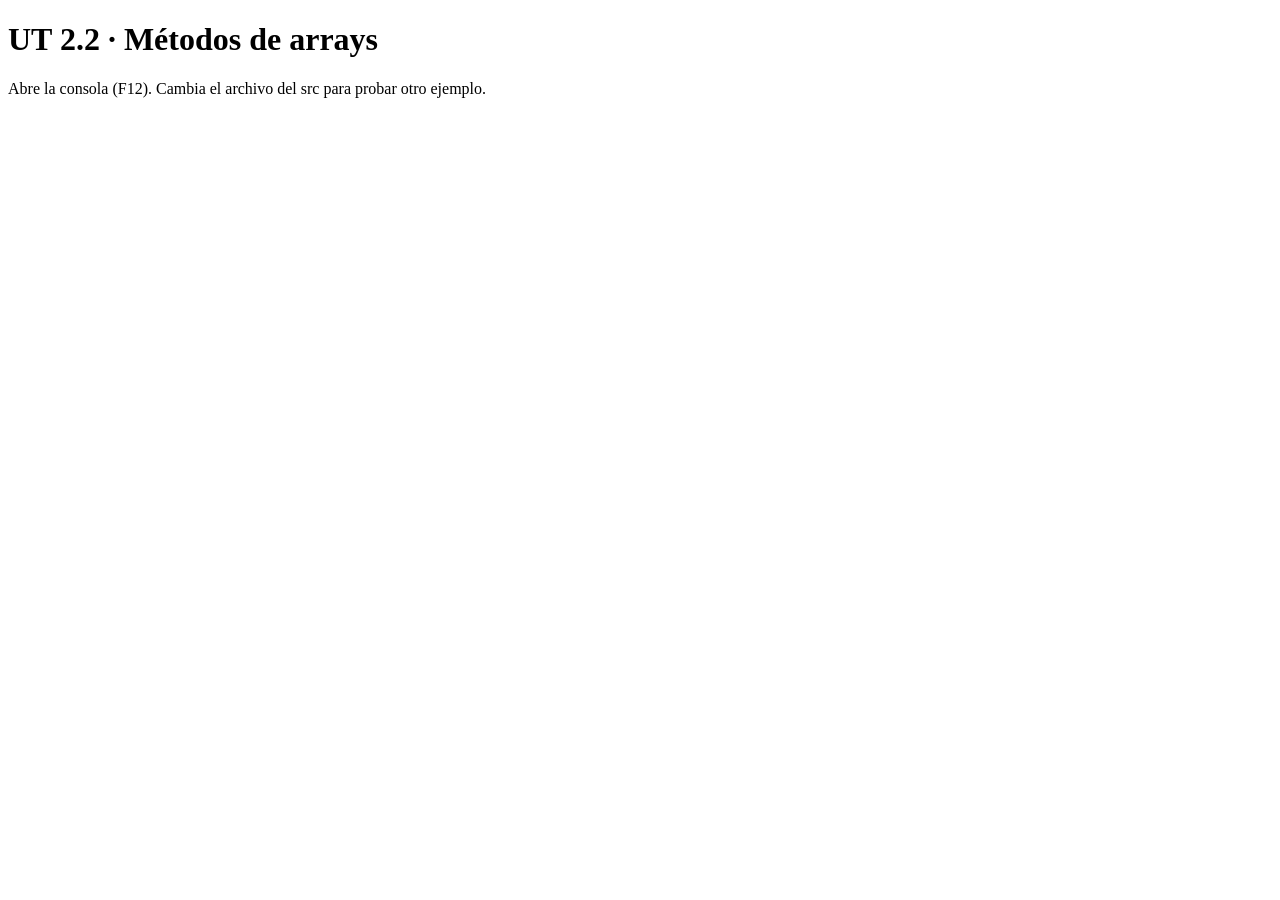
<file: Unidad2/EJEM_02.2/index.html>
<!DOCTYPE html>
<html lang="es">
<head>
  <meta charset="UTF-8">
  <title>UT 2.2 · Métodos de arrays</title>
</head>
<body>
  <h1>UT 2.2 · Métodos de arrays</h1>
  <p>Abre la consola (F12). Cambia el archivo del src para probar otro ejemplo.</p>
  <script type="module" src="01-agregar-quitar.js"></script>
</body>
</html>
</file>
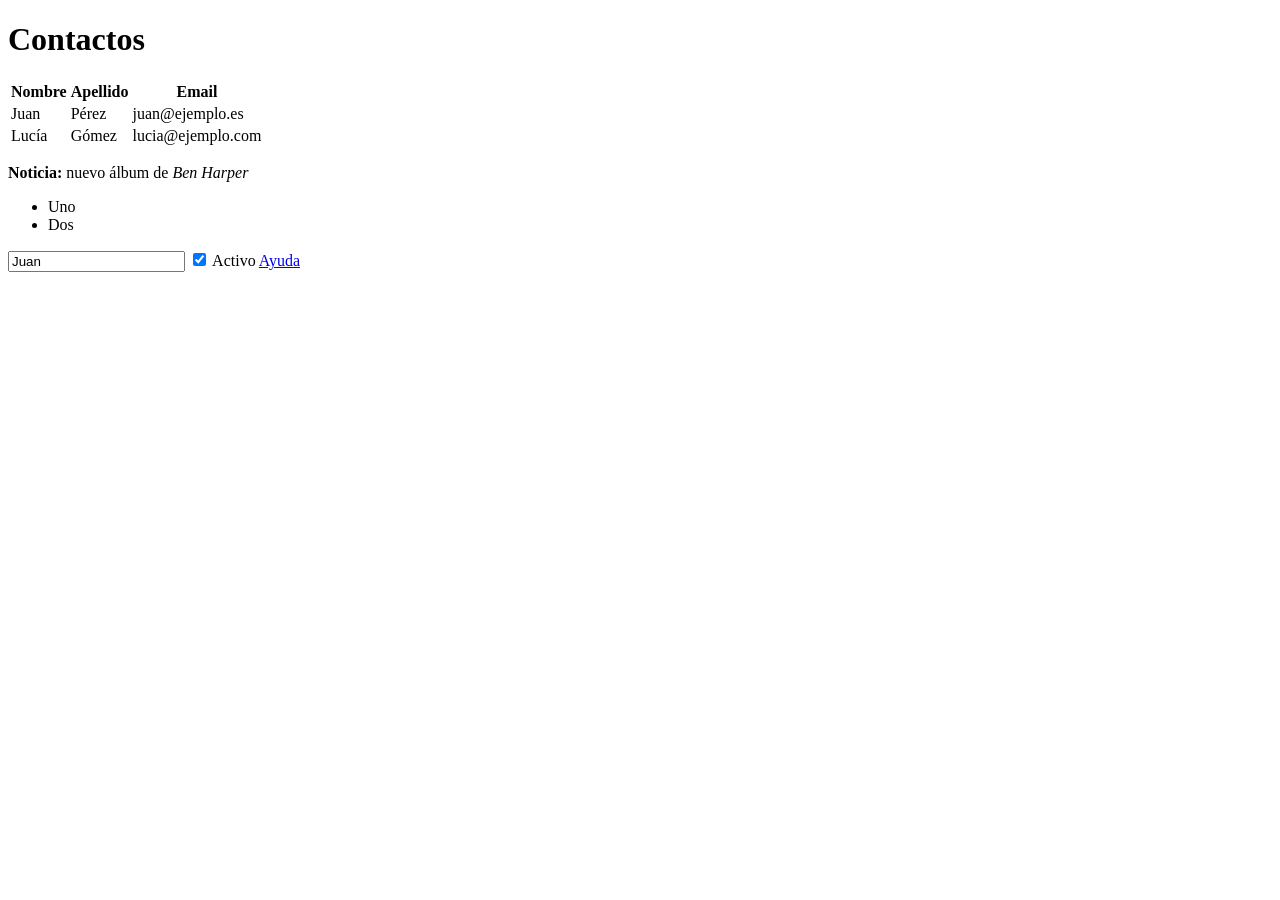
<file: Unidad3/EJEM_03.2/index.html>
<!DOCTYPE html>
<html lang="es">
<head>
  <meta charset="UTF-8">
  <title>Ejemplos sencillos UT 3.2</title>
  <style>
    .alerta { padding: 12px 16px; border-radius: 6px; color: #3c763d; background: #dff0d8; }
    .oculto { display: none; }
    .resaltado { background: #fff3c4; }
    .tema-oscuro { background: #14213d; color: #f7f5ef; }
    .tarjeta { border: 1px solid #ccc; border-radius: 8px; padding: 8px 12px; margin: 8px 0; }
  </style>
</head>
<body>
  <main id="principal">
    <h1>Contactos</h1>
    <table id="tabla-contactos">
      <thead>
        <tr><th>Nombre</th><th>Apellido</th><th>Email</th></tr>
      </thead>
      <tbody>
        <tr class="fila"><td>Juan</td><td>Pérez</td><td>juan@ejemplo.es</td></tr>
        <tr class="fila"><td>Lucía</td><td>Gómez</td><td>lucia@ejemplo.com</td></tr>
      </tbody>
    </table>
    <section id="zona-pruebas">
      <p id="noticia"><strong>Noticia:</strong> nuevo álbum de <em>Ben Harper</em><span class="oculto"> (exclusiva)</span></p>
      <ul id="lista">
        <li>Uno</li>
        <li>Dos</li>
      </ul>
    </section>
    <form id="form-contacto">
      <input id="campo-nombre" name="nombre" value="Juan">
      <label><input type="checkbox" id="campo-activo" checked> Activo</label>
      <a id="enlace-ayuda" href="ayuda.html" class="enlace">Ayuda</a>
    </form>
    <div id="tarjetas"></div>
  </main>
  <template id="plantilla-tarjeta">
    <article class="tarjeta">
      <h3 class="tarjeta-nombre"></h3>
      <a class="tarjeta-email"></a>
    </article>
  </template>
  <script type="module" src="main.js"></script>
</body>
</html>
</file>
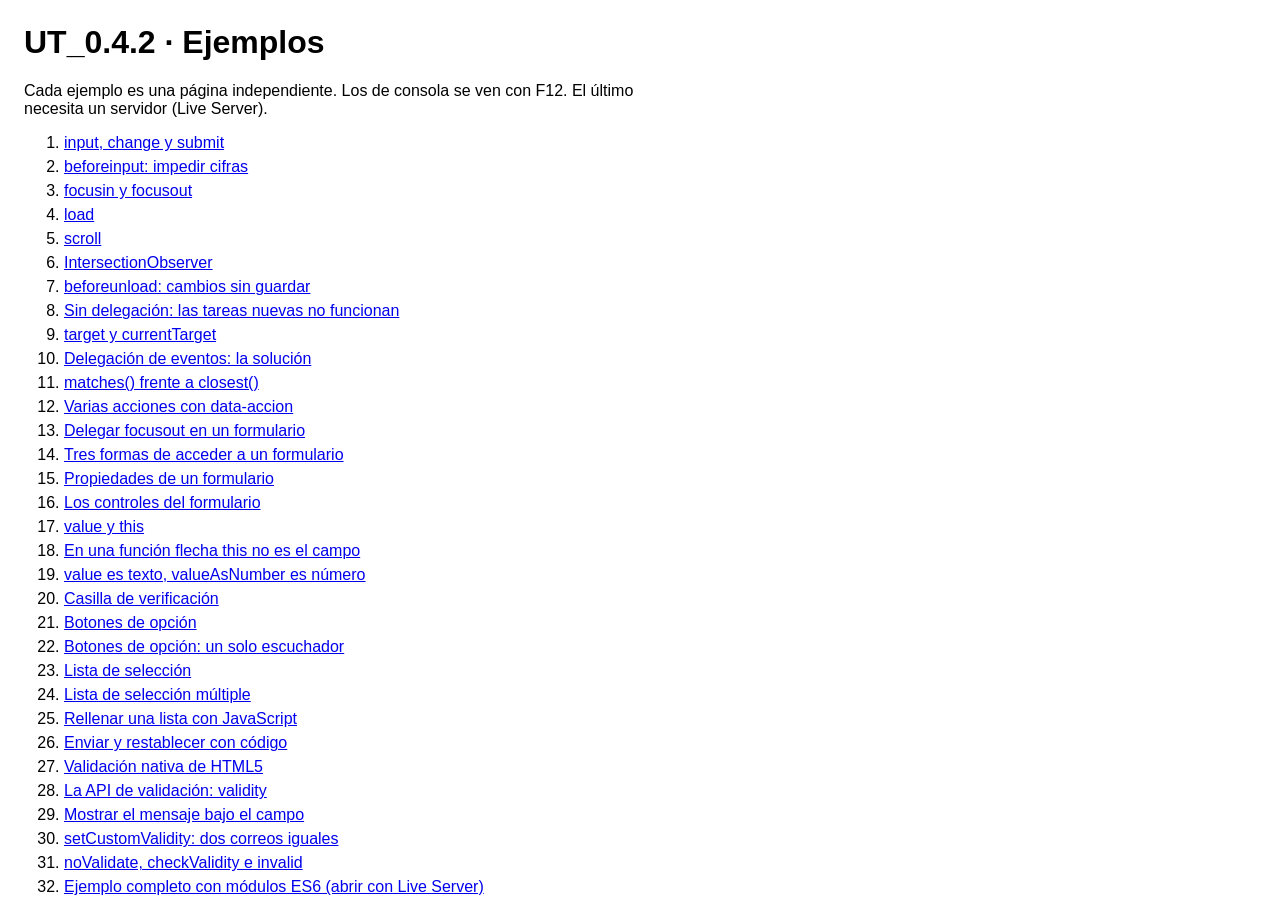
<file: Unidad4/EJEM_04.2_(II)/index.html>
<!DOCTYPE html>
<html lang="es"><head><meta charset="UTF-8"><title>Ejemplos UT_0.4.2</title><style>body{font-family:Arial,sans-serif;margin:24px;max-width:640px}li{margin:6px 0}</style></head><body>
<h1>UT_0.4.2 · Ejemplos</h1>
<p>Cada ejemplo es una página independiente. Los de consola se ven con F12. El último necesita un servidor (Live Server).</p>
<ol>
<li><a href="01_input_change_submit.html">input, change y submit</a></li>
<li><a href="02_beforeinput.html">beforeinput: impedir cifras</a></li>
<li><a href="03_foco.html">focusin y focusout</a></li>
<li><a href="04_load.html">load</a></li>
<li><a href="05_scroll.html">scroll</a></li>
<li><a href="06_intersection_observer.html">IntersectionObserver</a></li>
<li><a href="07_beforeunload.html">beforeunload: cambios sin guardar</a></li>
<li><a href="08_delegacion_problema.html">Sin delegación: las tareas nuevas no funcionan</a></li>
<li><a href="09_delegacion_target.html">target y currentTarget</a></li>
<li><a href="10_delegacion_solucion.html">Delegación de eventos: la solución</a></li>
<li><a href="11_delegacion_closest.html">matches() frente a closest()</a></li>
<li><a href="12_delegacion_acciones.html">Varias acciones con data-accion</a></li>
<li><a href="13_delegacion_formulario.html">Delegar focusout en un formulario</a></li>
<li><a href="14_acceso_formulario.html">Tres formas de acceder a un formulario</a></li>
<li><a href="15_propiedades_formulario.html">Propiedades de un formulario</a></li>
<li><a href="16_elementos_formulario.html">Los controles del formulario</a></li>
<li><a href="17_value_this.html">value y this</a></li>
<li><a href="18_value_flecha.html">En una función flecha this no es el campo</a></li>
<li><a href="19_value_numero.html">value es texto, valueAsNumber es número</a></li>
<li><a href="20_casilla.html">Casilla de verificación</a></li>
<li><a href="21_radios.html">Botones de opción</a></li>
<li><a href="22_radios_un_escuchador.html">Botones de opción: un solo escuchador</a></li>
<li><a href="23_lista_seleccion.html">Lista de selección</a></li>
<li><a href="24_lista_multiple.html">Lista de selección múltiple</a></li>
<li><a href="25_rellenar_lista.html">Rellenar una lista con JavaScript</a></li>
<li><a href="26_envio_y_reset.html">Enviar y restablecer con código</a></li>
<li><a href="27_validacion_nativa.html">Validación nativa de HTML5</a></li>
<li><a href="28_validity_datos.html">La API de validación: validity</a></li>
<li><a href="29_mensaje_bajo_el_campo.html">Mostrar el mensaje bajo el campo</a></li>
<li><a href="30_setcustomvalidity.html">setCustomValidity: dos correos iguales</a></li>
<li><a href="31_novalidate_e_invalid.html">noValidate, checkValidity e invalid</a></li>
<li><a href="33_modulos/registro.html">Ejemplo completo con módulos ES6 (abrir con Live Server)</a></li>
</ol>
</body></html>
</file>
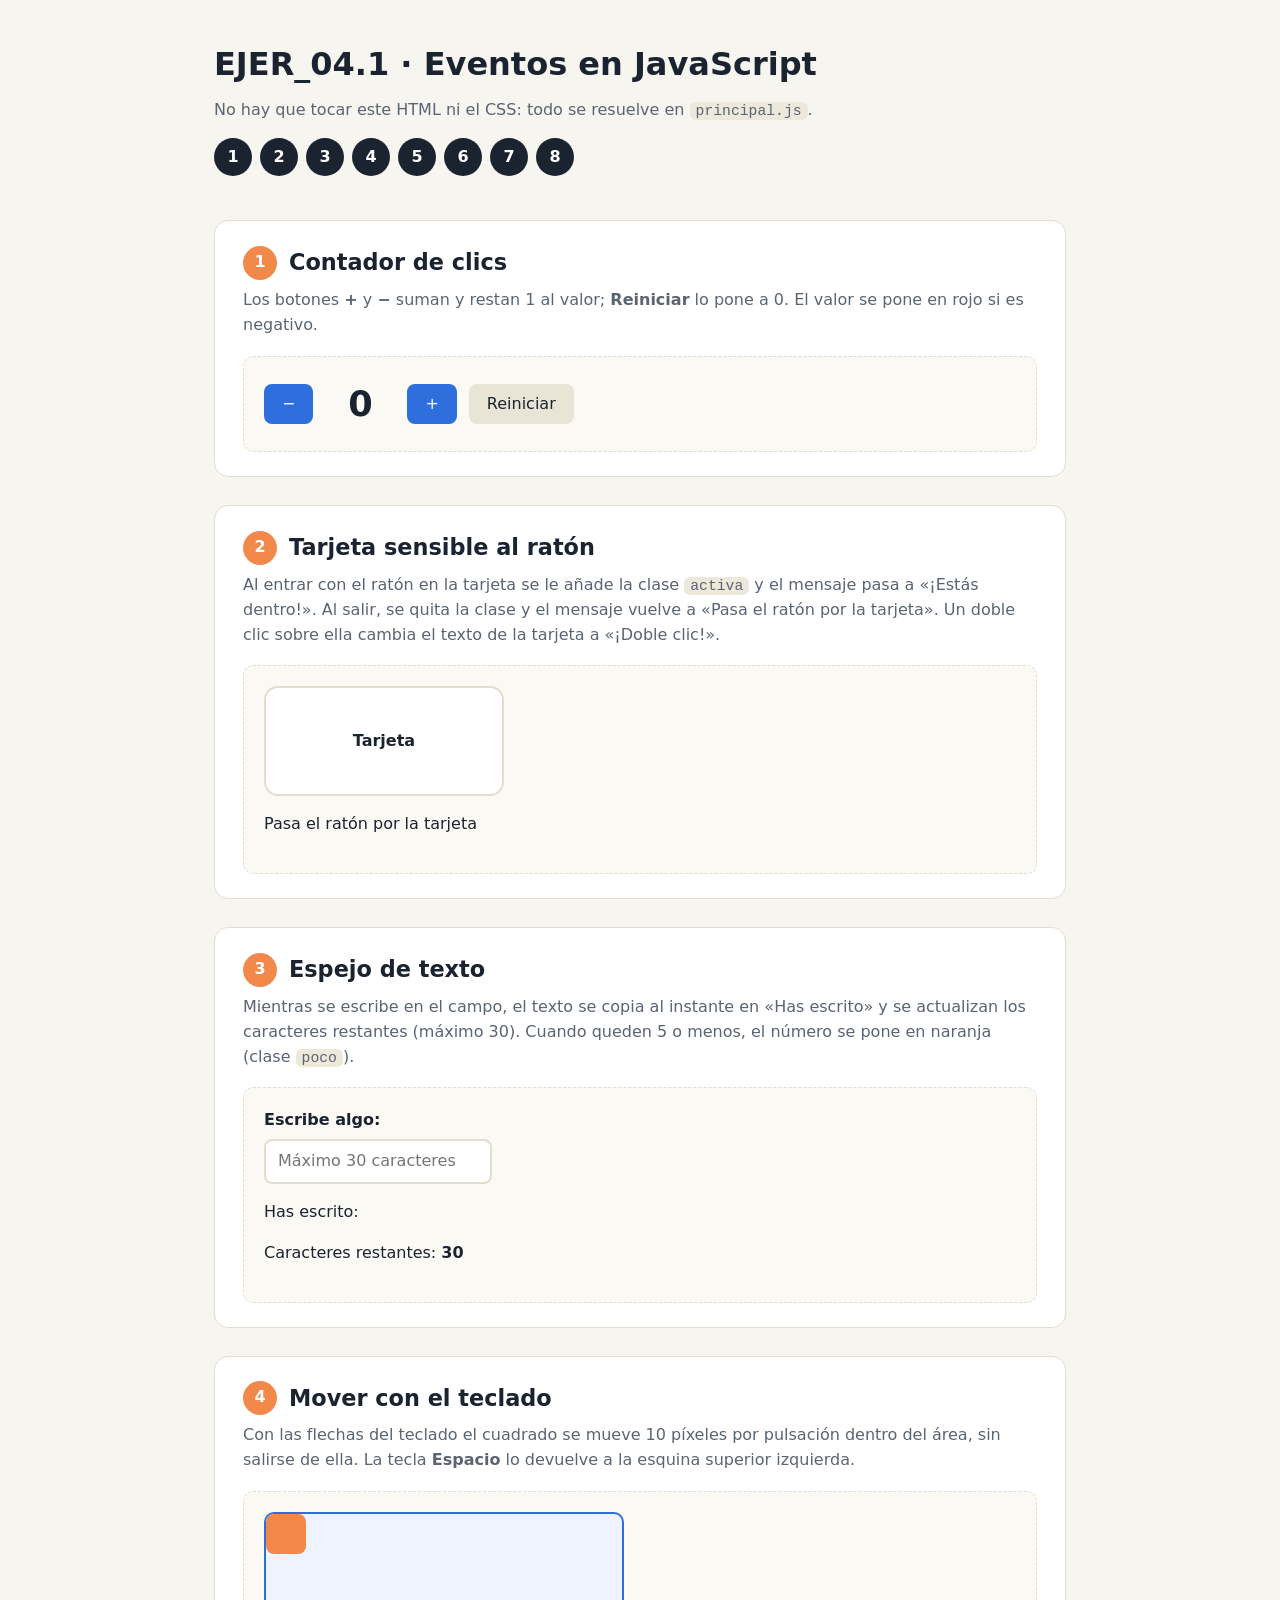
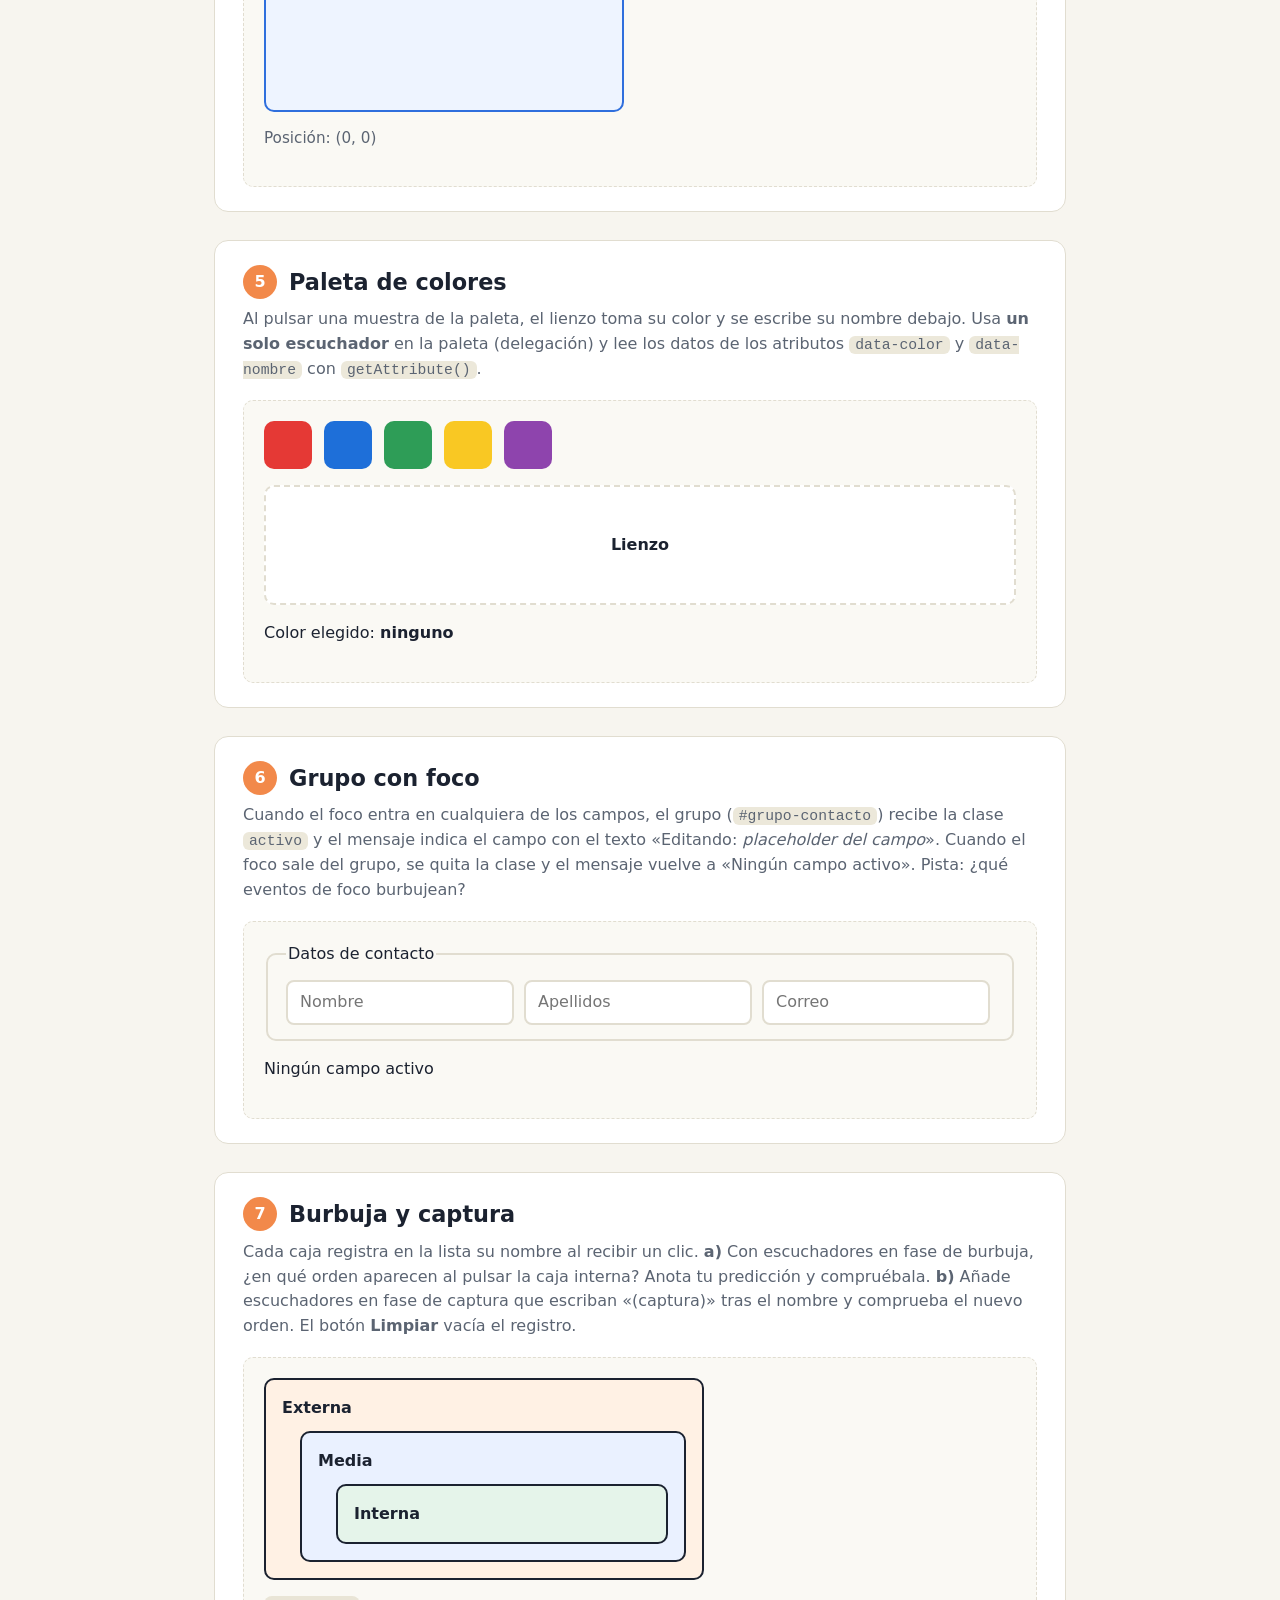
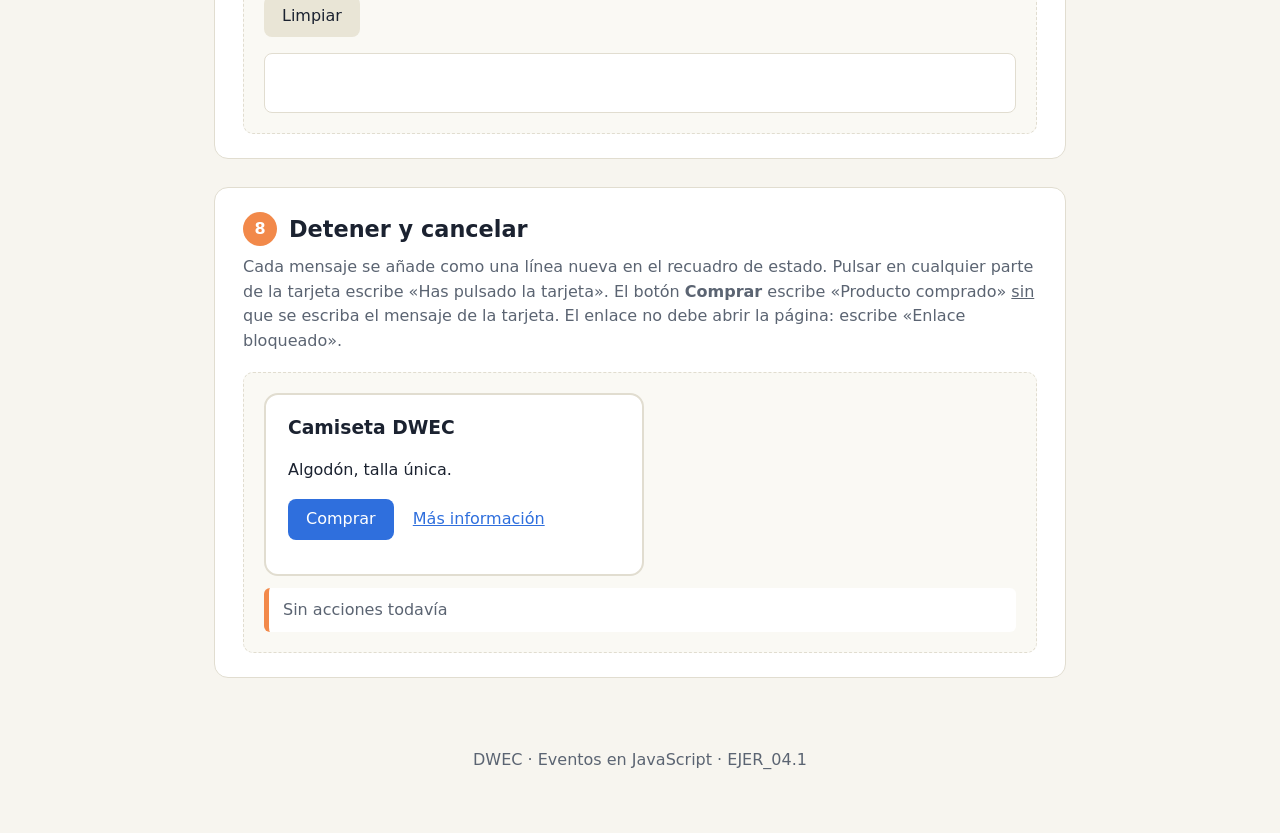
<file: Unidad4/EJER_04.1/index.html>
<!DOCTYPE html>
<html lang="es">
<head>
  <meta charset="UTF-8">
  <meta name="viewport" content="width=device-width, initial-scale=1">
  <title>EJER_04.1 · Eventos en JavaScript</title>
  <link rel="stylesheet" href="estilos.css">
  <!-- Todo el JavaScript va en un único módulo ES6 (puedes importar otros desde aquí) -->
  <script type="module" src="principal.js"></script>
</head>
<body>

  <header class="cabecera">
    <h1>EJER_04.1 · Eventos en JavaScript</h1>
    <p>No hay que tocar este HTML ni el CSS: todo se resuelve en <code>principal.js</code>.</p>
    <nav class="indice" aria-label="Índice de ejercicios">
      <a href="#ej01">1</a><a href="#ej02">2</a><a href="#ej03">3</a><a href="#ej04">4</a><a href="#ej05">5</a><a href="#ej06">6</a><a href="#ej07">7</a><a href="#ej08">8</a>
    </nav>
  </header>

  <main>

    <!-- ============ 1 · Contador de clics ============ -->
    <section id="ej01" class="ejercicio">
      <h2><span class="numero">1</span> Contador de clics</h2>
      <p class="enunciado">Los botones <b>+</b> y <b>−</b> suman y restan 1 al valor; <b>Reiniciar</b> lo pone a 0.
        El valor se pone en rojo si es negativo.</p>
      <div class="zona zona-fila">
        <button id="boton-restar" type="button">−</button>
        <span id="valor-contador" class="valor">0</span>
        <button id="boton-sumar" type="button">+</button>
        <button id="boton-reiniciar" type="button" class="secundario">Reiniciar</button>
      </div>
    </section>

    <!-- ============ 2 · Tarjeta sensible al ratón ============ -->
    <section id="ej02" class="ejercicio">
      <h2><span class="numero">2</span> Tarjeta sensible al ratón</h2>
      <p class="enunciado">Al entrar con el ratón en la tarjeta se le añade la clase <code>activa</code> y el mensaje
        pasa a «¡Estás dentro!». Al salir, se quita la clase y el mensaje vuelve a «Pasa el ratón por la tarjeta».
        Un doble clic sobre ella cambia el texto de la tarjeta a «¡Doble clic!».</p>
      <div class="zona">
        <div id="tarjeta-raton" class="tarjeta-raton">Tarjeta</div>
        <p id="mensaje-raton">Pasa el ratón por la tarjeta</p>
      </div>
    </section>

    <!-- ============ 3 · Espejo de texto ============ -->
    <section id="ej03" class="ejercicio">
      <h2><span class="numero">3</span> Espejo de texto</h2>
      <p class="enunciado">Mientras se escribe en el campo, el texto se copia al instante en «Has escrito» y se
        actualizan los caracteres restantes (máximo 30). Cuando queden 5 o menos, el número se pone en naranja
        (clase <code>poco</code>).</p>
      <div class="zona">
        <label for="campo-texto">Escribe algo:</label>
        <input id="campo-texto" type="text" maxlength="30" placeholder="Máximo 30 caracteres" autocomplete="off">
        <p>Has escrito: <strong id="eco-texto"></strong></p>
        <p>Caracteres restantes: <span id="caracteres-restantes" class="valor-pequeno">30</span></p>
      </div>
    </section>

    <!-- ============ 4 · Mover con el teclado ============ -->
    <section id="ej04" class="ejercicio">
      <h2><span class="numero">4</span> Mover con el teclado</h2>
      <p class="enunciado">Con las flechas del teclado el cuadrado se mueve 10 píxeles por pulsación dentro del
        área, sin salirse de ella. La tecla <b>Espacio</b> lo devuelve a la esquina superior izquierda.</p>
      <div class="zona">
        <div id="area-juego" class="area-juego">
          <div id="cuadrado" class="cuadrado"></div>
        </div>
        <p id="posicion-cuadrado" class="pista">Posición: (0, 0)</p>
      </div>
    </section>

    <!-- ============ 5 · Paleta de colores ============ -->
    <section id="ej05" class="ejercicio">
      <h2><span class="numero">5</span> Paleta de colores</h2>
      <p class="enunciado">Al pulsar una muestra de la paleta, el lienzo toma su color y se escribe su nombre debajo.
        Usa <b>un solo escuchador</b> en la paleta (delegación) y lee los datos de los atributos <code>data-color</code> y <code>data-nombre</code> con <code>getAttribute()</code>.</p>
      <div class="zona">
        <div id="paleta" class="paleta">
          <div class="muestra" style="--color:#e53935" data-color="#e53935" data-nombre="Rojo"></div>
          <div class="muestra" style="--color:#1e6fd9" data-color="#1e6fd9" data-nombre="Azul"></div>
          <div class="muestra" style="--color:#2e9d57" data-color="#2e9d57" data-nombre="Verde"></div>
          <div class="muestra" style="--color:#f9c823" data-color="#f9c823" data-nombre="Amarillo"></div>
          <div class="muestra" style="--color:#8e44ad" data-color="#8e44ad" data-nombre="Morado"></div>
        </div>
        <div id="lienzo" class="lienzo">Lienzo</div>
        <p>Color elegido: <strong id="nombre-color">ninguno</strong></p>
      </div>
    </section>

    <!-- ============ 6 · Grupo con foco ============ -->
    <section id="ej06" class="ejercicio">
      <h2><span class="numero">6</span> Grupo con foco</h2>
      <p class="enunciado">Cuando el foco entra en cualquiera de los campos, el grupo (<code>#grupo-contacto</code>)
        recibe la clase <code>activo</code> y el mensaje indica el campo con el texto
        «Editando: <i>placeholder del campo</i>». Cuando el foco sale del grupo, se quita la clase y el mensaje
        vuelve a «Ningún campo activo». Pista: ¿qué eventos de foco burbujean?</p>
      <div class="zona">
        <fieldset id="grupo-contacto" class="grupo">
          <legend>Datos de contacto</legend>
          <input type="text" placeholder="Nombre" autocomplete="off">
          <input type="text" placeholder="Apellidos" autocomplete="off">
          <input type="text" placeholder="Correo" autocomplete="off">
        </fieldset>
        <p id="mensaje-foco">Ningún campo activo</p>
      </div>
    </section>

    <!-- ============ 7 · Burbuja y captura ============ -->
    <section id="ej07" class="ejercicio">
      <h2><span class="numero">7</span> Burbuja y captura</h2>
      <p class="enunciado">Cada caja registra en la lista su nombre al recibir un clic. <b>a)</b> Con escuchadores en
        fase de burbuja, ¿en qué orden aparecen al pulsar la caja interna? Anota tu predicción y compruébala.
        <b>b)</b> Añade escuchadores en fase de captura que escriban «(captura)» tras el nombre y comprueba el
        nuevo orden. El botón <b>Limpiar</b> vacía el registro.</p>
      <div class="zona">
        <div id="caja-externa" class="caja nivel1">Externa
          <div id="caja-media" class="caja nivel2">Media
            <div id="caja-interna" class="caja nivel3">Interna</div>
          </div>
        </div>
        <p><button id="boton-limpiar-flujo" type="button" class="secundario">Limpiar</button></p>
        <ol id="registro-flujo" class="registro"></ol>
      </div>
    </section>

    <!-- ============ 8 · Detener y cancelar ============ -->
    <section id="ej08" class="ejercicio">
      <h2><span class="numero">8</span> Detener y cancelar</h2>
      <p class="enunciado">Cada mensaje se añade como una línea nueva en el recuadro de estado. Pulsar en cualquier parte de la tarjeta escribe «Has pulsado la tarjeta». El botón
        <b>Comprar</b> escribe «Producto comprado» <u>sin</u> que se escriba el mensaje de la tarjeta. El enlace
        no debe abrir la página: escribe «Enlace bloqueado».</p>
      <div class="zona">
        <div id="tarjeta-producto" class="tarjeta-producto">
          <h3>Camiseta DWEC</h3>
          <p>Algodón, talla única.</p>
          <p>
            <button id="boton-comprar" type="button">Comprar</button>
            <a id="enlace-info" href="https://developer.mozilla.org/es/docs/Web/API/Event" target="_blank" rel="noopener">Más información</a>
          </p>
        </div>
        <p id="mensaje-estado" class="estado"></p>
      </div>
    </section>

  </main>

  <footer class="pie">DWEC · Eventos en JavaScript · EJER_04.1</footer>
</body>
</html>
</file>
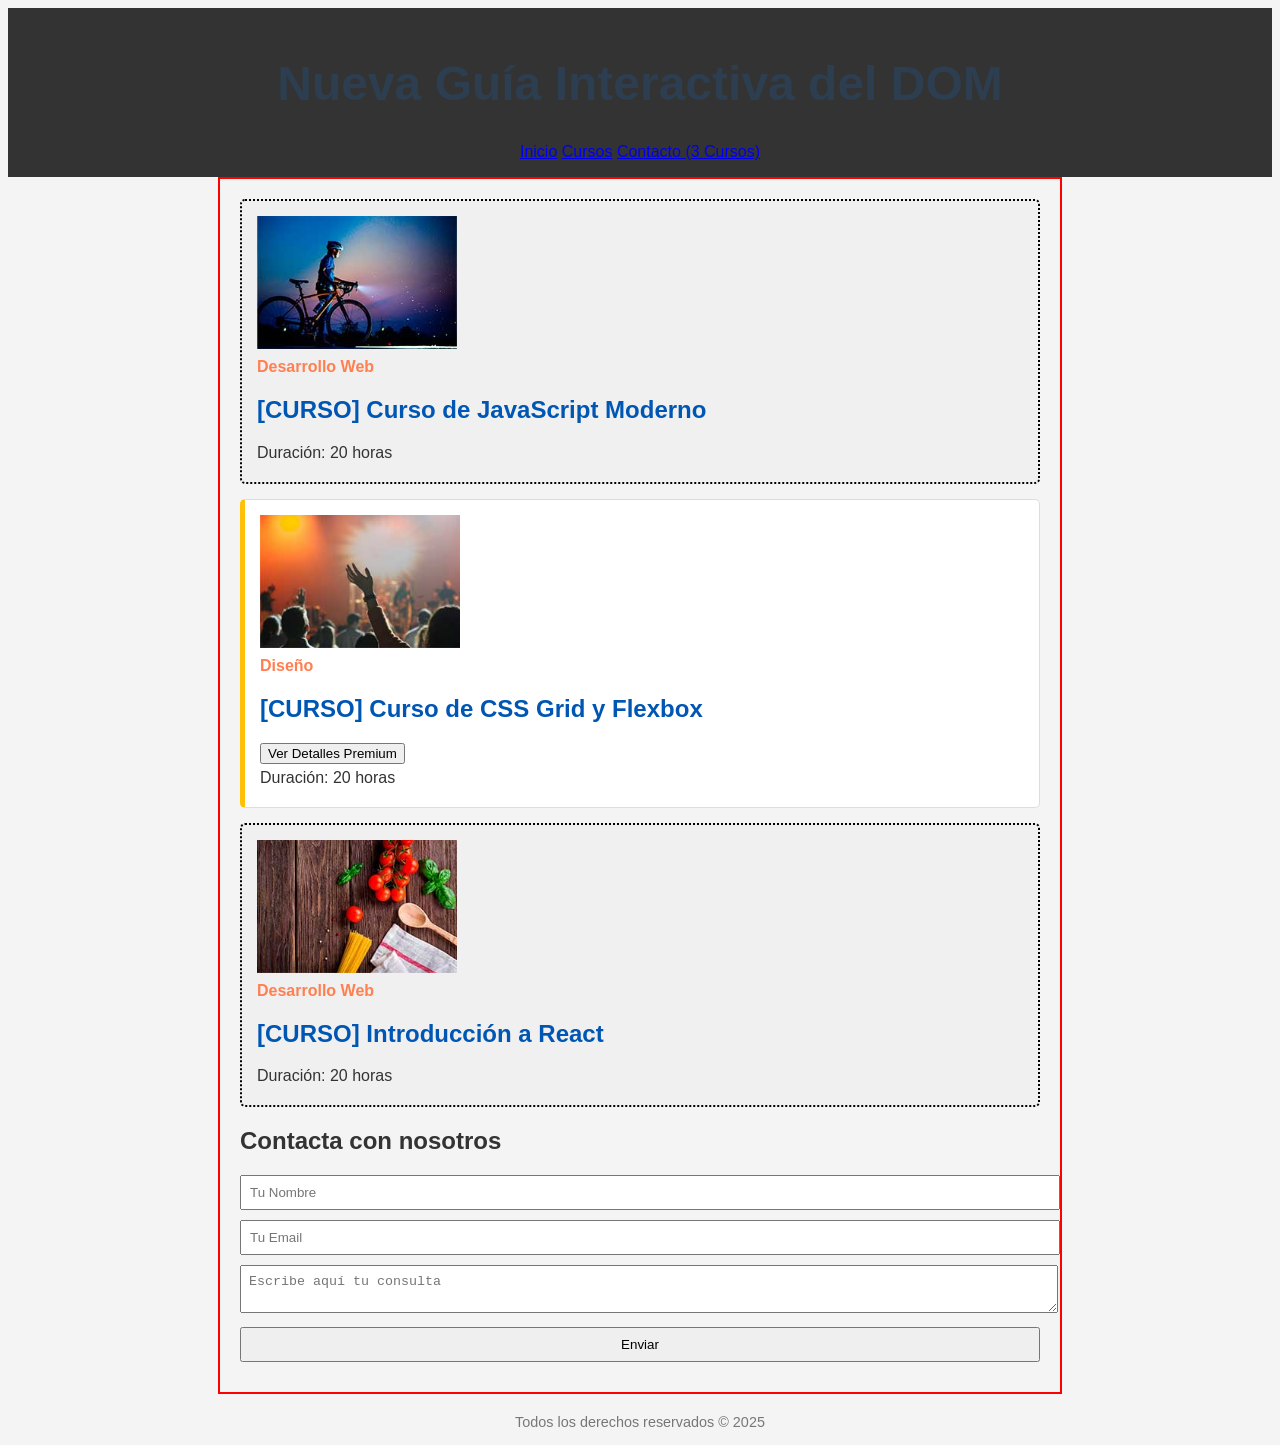
<file: Unidad3/EJER_03.1/EJER_04/index.html>
<!DOCTYPE html>
<html lang="es">
<head>
    <meta charset="UTF-8">
    <meta name="viewport" content="width=device-width, initial-scale=1.0">
    <title>Práctica de DOM</title>
    <link rel="stylesheet" href="estilos.css">
       
</head>
<body>

    <header id="header-principal">
        <h1 id="titulo-principal">Conceptos del DOM</h1>
        <nav class="navegacion">
            <a href="#">Inicio</a>
            <a href="#">Cursos</a>
            <a href="#">Contacto</a>
        </nav>
    </header>

    <main class="container">
        <section id="lista-cursos">
            <div class="card">
                <img src="img/hacer1.jpg" width="200">
                <div class="info">
                    <p class="categoria">Desarrollo Web</p>
                    <h2>Curso de JavaScript Moderno</h2>
                </div>
            </div>

            <div class="card premium">
                <img src="img/hacer2.jpg" width="200">
                <div class="info">
                    <p class="categoria">Diseño</p>
                    <h2>Curso de CSS Grid y Flexbox</h2>
                    <button id="btn-info-premium">Más Información</button>
                </div>
            </div>

            <div class="card">
                <img src="img/hacer3.jpg" width="200">
                <div class="info">
                    <p class="categoria">Desarrollo Web</p>
                    <h2>Introducción a React</h2>
                    <p class="oculto" data-precio="20">Este es un texto oculto con información.</p>
                </div>
            </div>
        </section>

        <section id="formulario-seccion">
            <form id="formulario-contacto">
                <h2>Contacta con nosotros</h2>
                <input type="text" id="nombre" name="nombre" placeholder="Tu Nombre">
                <input type="email" id="email" name="email" placeholder="Tu Email">
                <textarea id="mensaje" name="mensaje" placeholder="Tu Mensaje"></textarea>
                <input type="submit" value="Enviar">
            </form>
        </section>
    </main>

    <footer id="footer-principal">
        <p>Todos los derechos reservados &copy; 2025</p>
    </footer>   

    <script src="./scripts/Ejercicio1.js"></script>
    <script src="./scripts/Ejercicio2.js"></script>
    <script src="./scripts/Ejercicio3.js"></script>
    <script src="./scripts/Ejercicio4.js"></script>
    <script src="./scripts/Ejercicio5.js"></script>
    <script src="./scripts/Ejercicio6.js"></script>
    <script src="./scripts/Ejercicio7.js"></script>
    <script src="./scripts/Ejercicio8.js"></script>
    <script src="./scripts/Ejercicio9.js"></script>
    <script src="./scripts/Ejercicio10.js"></script>
    <script src="./scripts/Ejercicio11.js"></script>
    <script src="./scripts/Ejercicio12.js"></script>
    <script src="./scripts/Ejercicio13.js"></script>
    <script src="./scripts/Ejercicio14.js"></script>
    <script src="./scripts/Ejercicio15.js"></script>
    <script src="./scripts/Ejercicio16.js"></script>
    <script src="./scripts/Ejercicio17.js"></script>
    <script src="./scripts/Ejercicio18.js"></script>
    <script src="./scripts/Ejercicio19.js"></script>
    <script src="./scripts/Ejercicio20.js"></script>
    <script src="./scripts/Ejercicio21.js"></script>
    <script src="./scripts/Ejercicio22.js"></script>
    <script src="./scripts/Ejercicio23.js"></script>
    <script src="./scripts/Ejercicio24.js"></script>
    <script src="./scripts/Ejercicio25.js"></script>
    <script src="./scripts/Ejercicio26.js"></script>
    <script src="./scripts/Ejercicio27.js"></script>
    <script src="./scripts/Ejercicio28.js"></script>
    <script src="./scripts/Ejercicio29.js"></script>
    <script src="./scripts/Ejercicio30.js"></script>
    <script src="./scripts/Ejercicio31.js"></script>
    <script src="./scripts/Ejercicio32.js"></script>
    
</body>
</html>
</file>
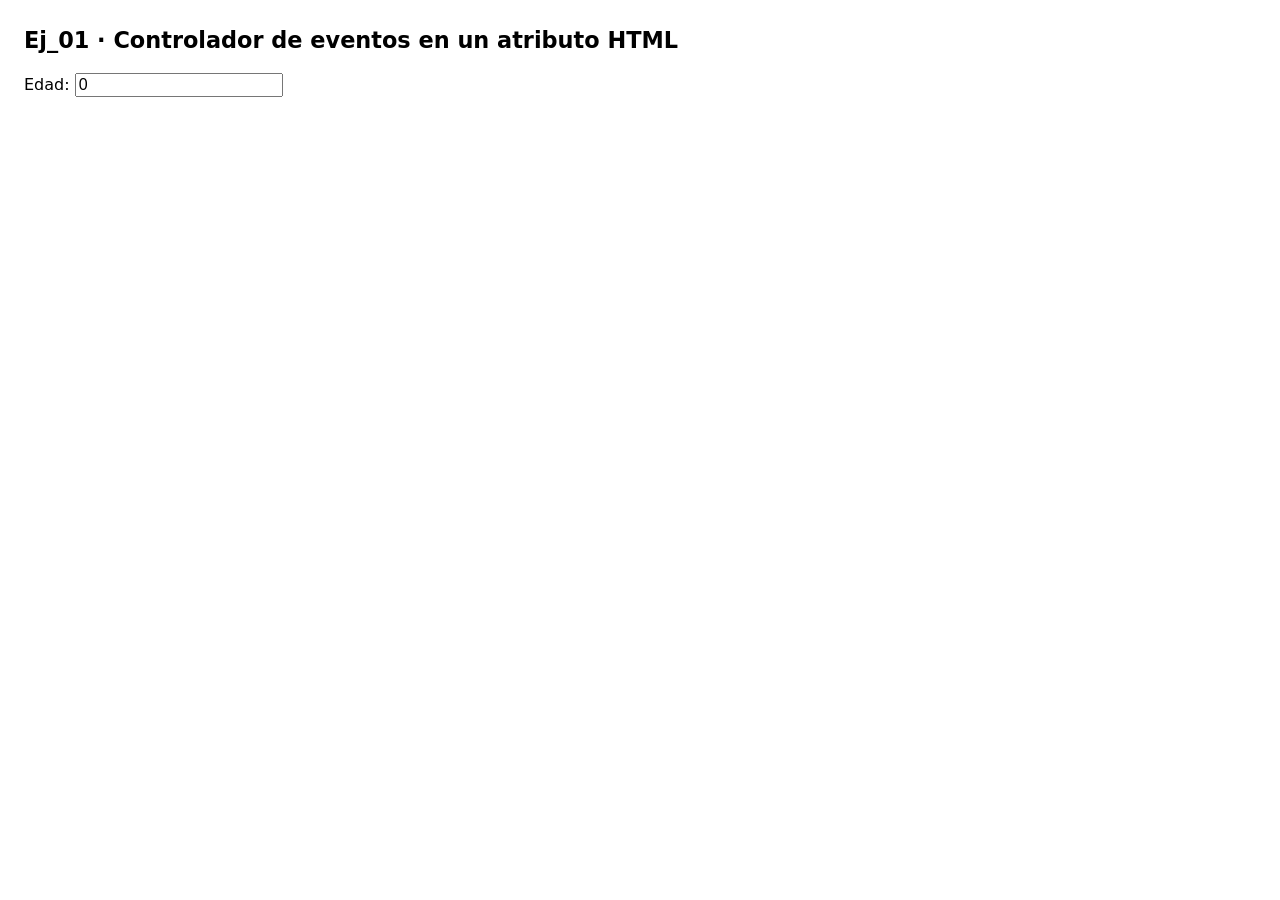
<file: Unidad4/EJEM_04.1/Ej_01/index.html>
<!DOCTYPE html>
<html lang="es">
<head>
  <meta charset="UTF-8">
  <meta name="viewport" content="width=device-width, initial-scale=1">
  <title>Ej_01 · Controlador de eventos en un atributo HTML</title>
  <link rel="stylesheet" href="styles/main.css">
  <!-- Script clásico: necesario para que las funciones sean globales (atributos HTML) -->
  <script src="scripts/main.js"></script>
</head>
<body>
  <h1>Ej_01 · Controlador de eventos en un atributo HTML</h1>
  <div>
    <label for="edad">Edad:</label>
    <!-- onblur="..." es JavaScript dentro del HTML (forma desaconsejada) -->
    <input id="edad" type="number" value="0" onblur="comprobarEdadNoNegativa()">
  </div>
  <div id="salida"></div>
</body>
</html>
</file>
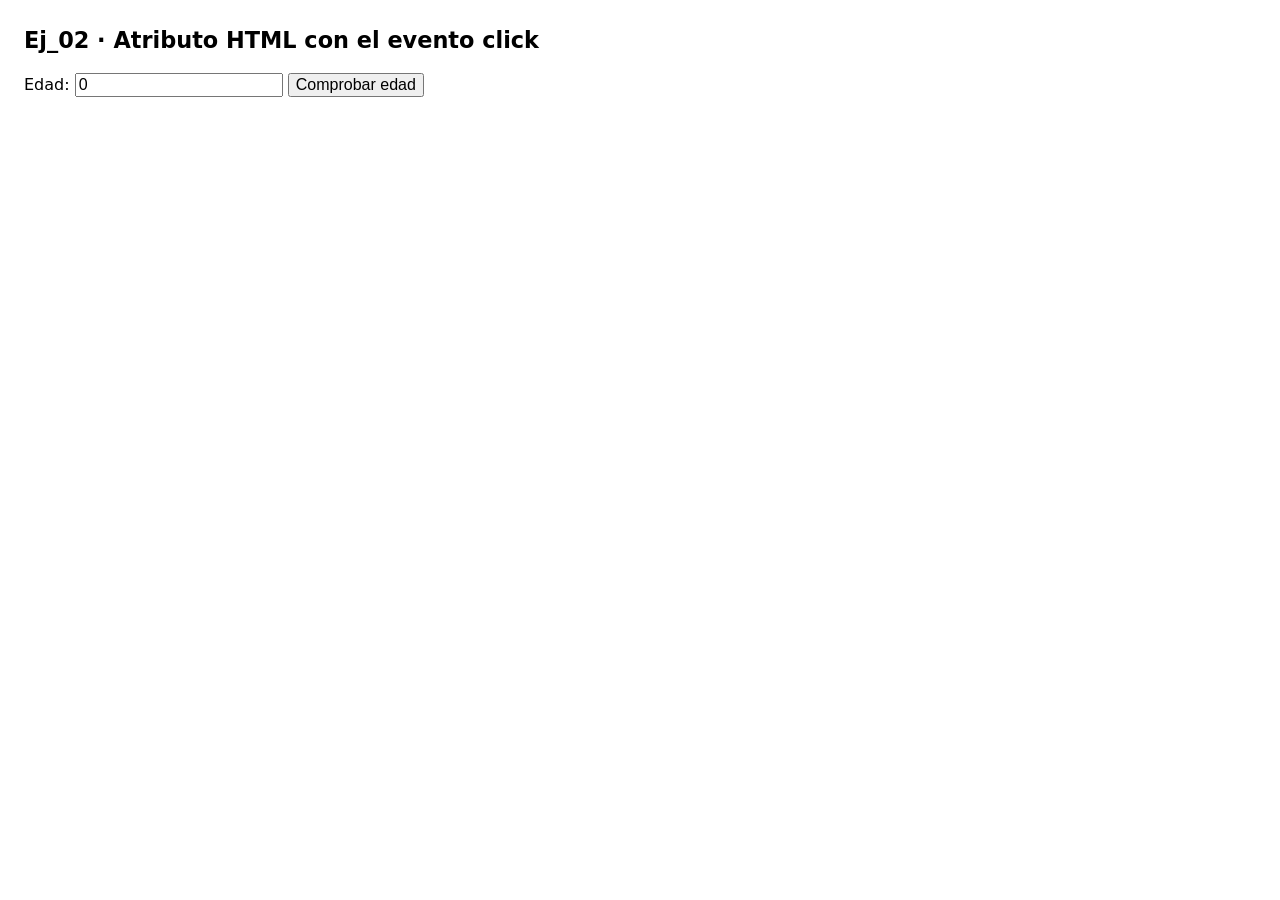
<file: Unidad4/EJEM_04.1/Ej_02/index.html>
<!DOCTYPE html>
<html lang="es">
<head>
  <meta charset="UTF-8">
  <meta name="viewport" content="width=device-width, initial-scale=1">
  <title>Ej_02 · Atributo HTML con el evento click</title>
  <link rel="stylesheet" href="styles/main.css">
  <!-- Script clásico: necesario para que las funciones sean globales (atributos HTML) -->
  <script src="scripts/main.js"></script>
</head>
<body>
  <h1>Ej_02 · Atributo HTML con el evento click</h1>
  <div>
    <label for="edad">Edad:</label>
    <input id="edad" type="number" value="0">
    <input type="button" value="Comprobar edad" onclick="comprobarEdadNoNegativa()">
  </div>
  <div id="salida"></div>
</body>
</html>
</file>
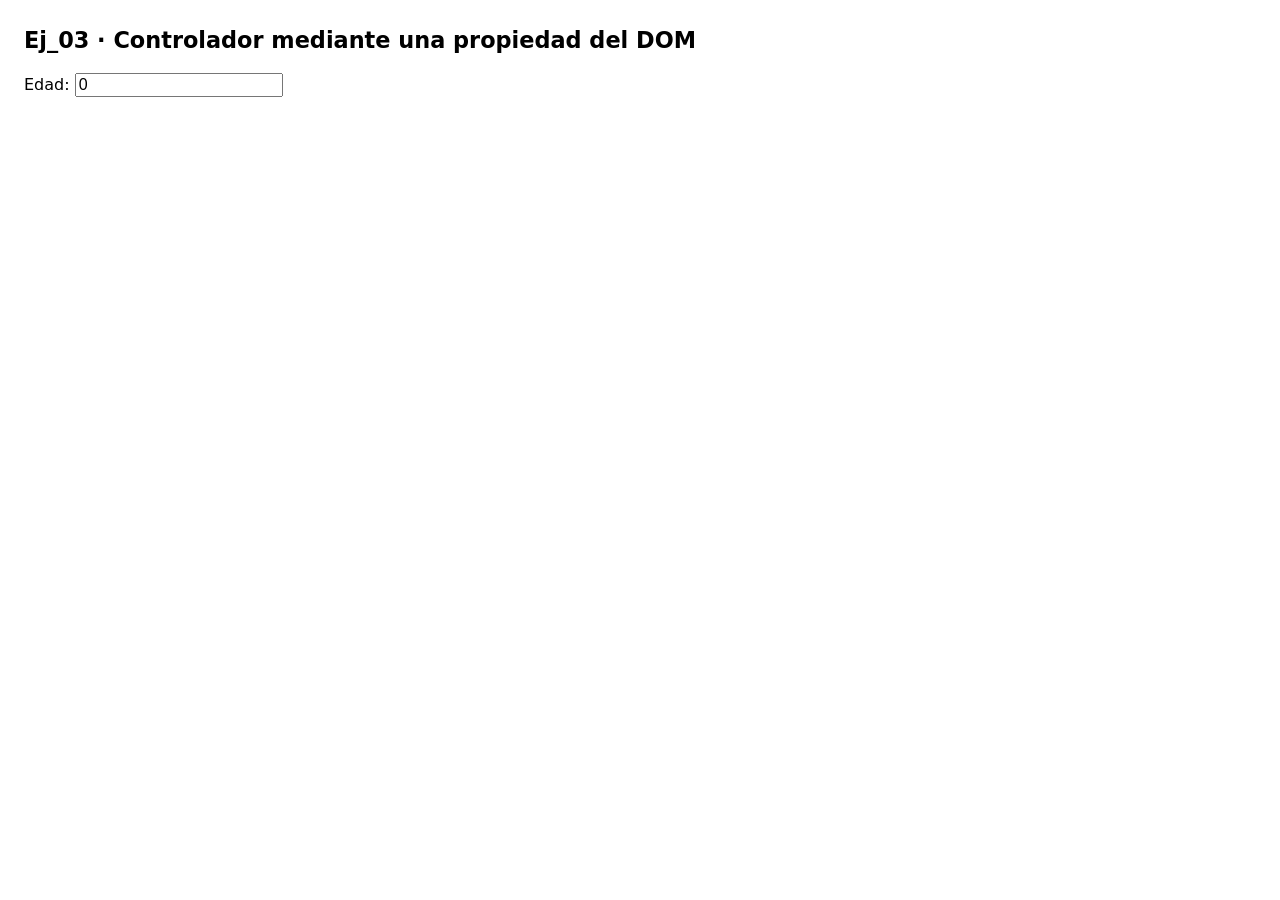
<file: Unidad4/EJEM_04.1/Ej_03/index.html>
<!DOCTYPE html>
<html lang="es">
<head>
  <meta charset="UTF-8">
  <meta name="viewport" content="width=device-width, initial-scale=1">
  <title>Ej_03 · Controlador mediante una propiedad del DOM</title>
  <link rel="stylesheet" href="styles/main.css">
  <!-- Módulo ES6: se ejecuta en diferido, con el DOM ya construido -->
  <script type="module" src="scripts/main.js"></script>
</head>
<body>
  <h1>Ej_03 · Controlador mediante una propiedad del DOM</h1>
  <div>
    <label for="edad">Edad:</label>
    <input id="edad" type="number" value="0">
  </div>
  <div id="salida"></div>
</body>
</html>
</file>
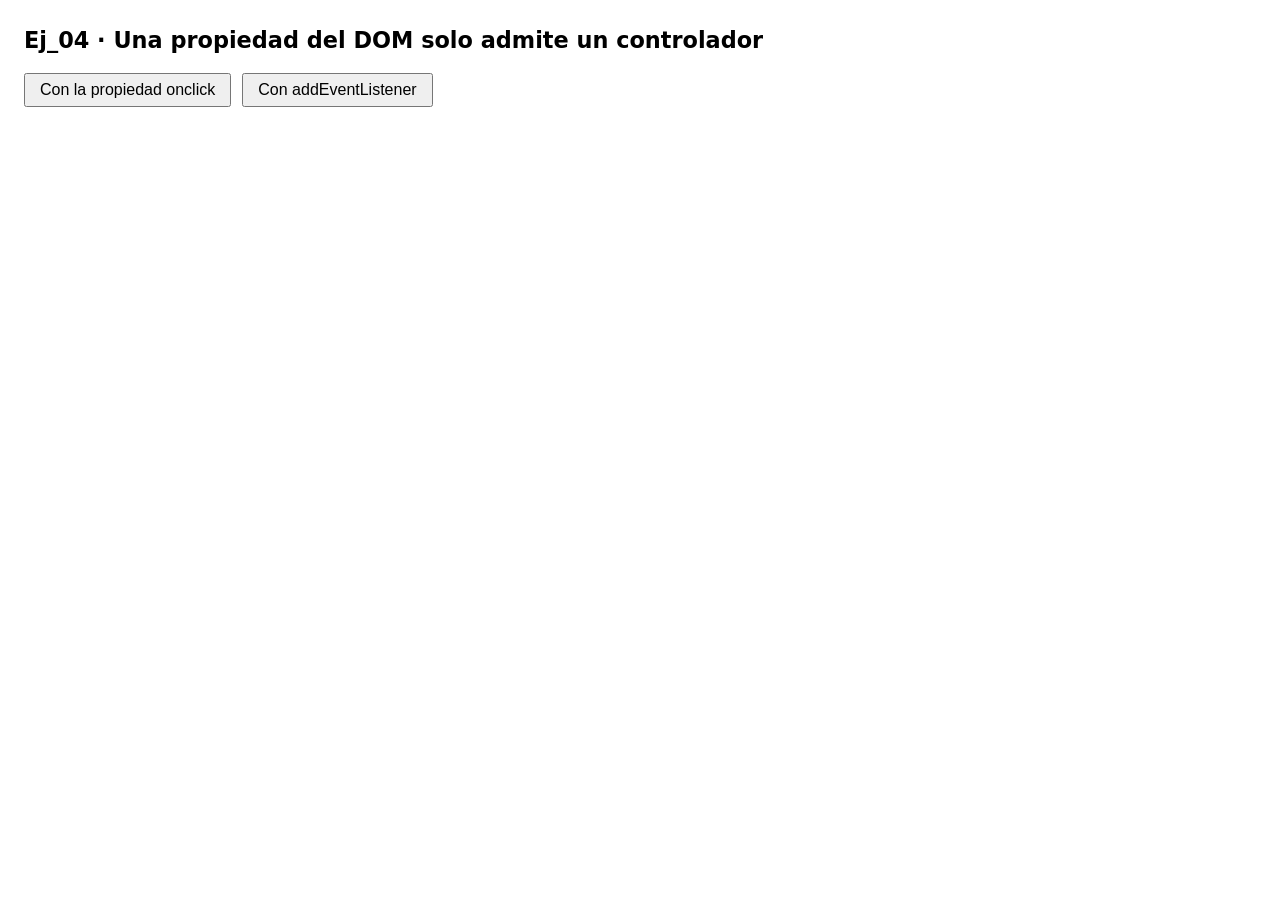
<file: Unidad4/EJEM_04.1/Ej_04/index.html>
<!DOCTYPE html>
<html lang="es">
<head>
  <meta charset="UTF-8">
  <meta name="viewport" content="width=device-width, initial-scale=1">
  <title>Ej_04 · Una propiedad del DOM solo admite un controlador</title>
  <link rel="stylesheet" href="styles/main.css">
  <!-- Módulo ES6: se ejecuta en diferido, con el DOM ya construido -->
  <script type="module" src="scripts/main.js"></script>
</head>
<body>
  <h1>Ej_04 · Una propiedad del DOM solo admite un controlador</h1>
  <button id="boton-propiedad">Con la propiedad onclick</button>
  <button id="boton-escuchador">Con addEventListener</button>
  <ul id="registro"></ul>
</body>
</html>
</file>
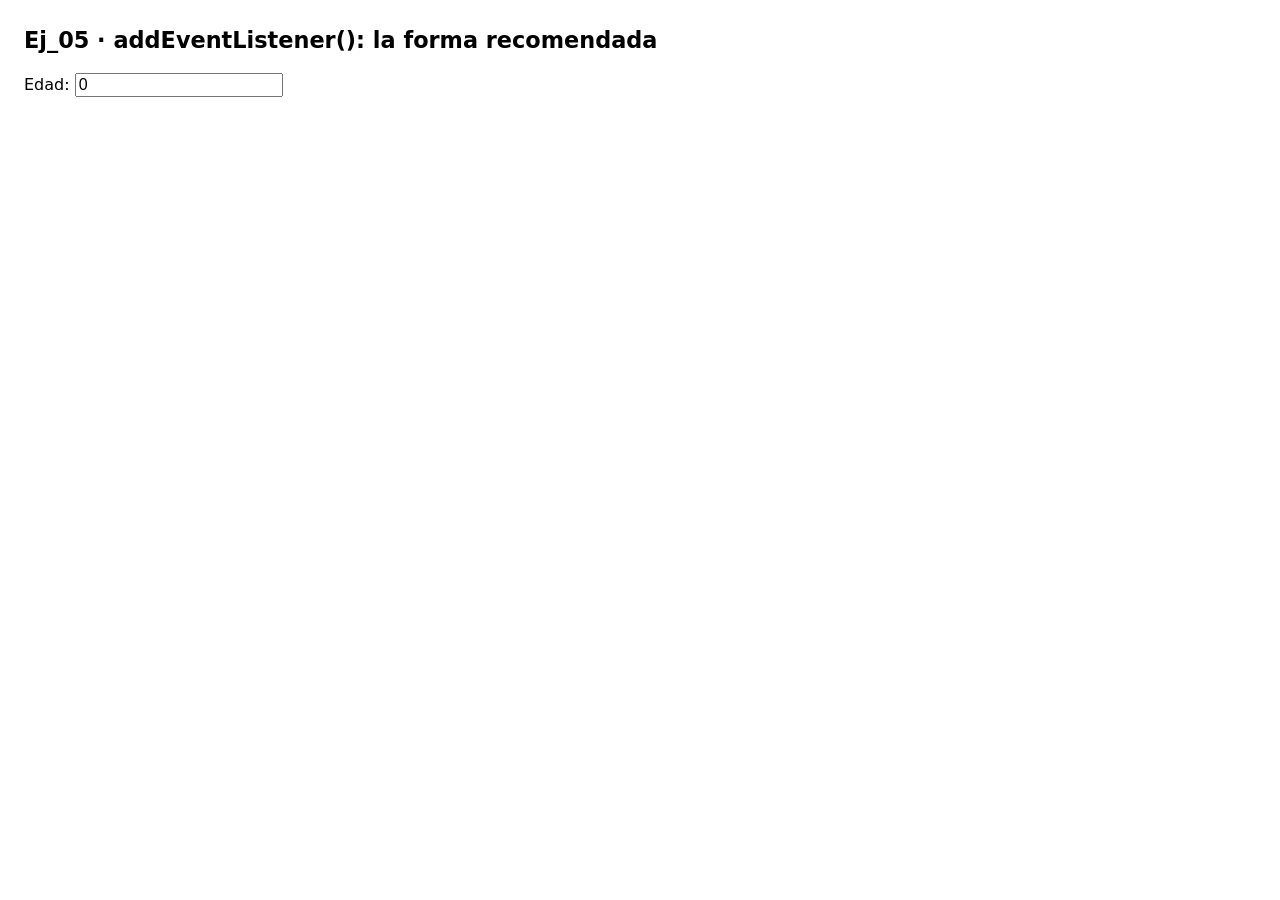
<file: Unidad4/EJEM_04.1/Ej_05/index.html>
<!DOCTYPE html>
<html lang="es">
<head>
  <meta charset="UTF-8">
  <meta name="viewport" content="width=device-width, initial-scale=1">
  <title>Ej_05 · addEventListener(): la forma recomendada</title>
  <link rel="stylesheet" href="styles/main.css">
  <!-- Módulo ES6: se ejecuta en diferido, con el DOM ya construido -->
  <script type="module" src="scripts/main.js"></script>
</head>
<body>
  <h1>Ej_05 · addEventListener(): la forma recomendada</h1>
  <div>
    <label for="edad">Edad:</label>
    <input id="edad" type="number" value="0">
  </div>
  <div id="salida"></div>
</body>
</html>
</file>
<file: Unidad4/EJER_04.1/estilos.css>
/* ==========================================================
   EJER_04.1 · Eventos en JavaScript
   Hoja de estilos de la página. NO es necesario modificarla.
   Las clases de estado que usarás desde JavaScript son:
   .activa  .activo  .poco
   ========================================================== */

:root {
  --fondo: #f7f5ef;
  --texto: #1b2230;
  --texto-suave: #5b6472;
  --borde: #e1ddd0;
  --tarjeta: #ffffff;
  --acento: #2f6fdd;
  --naranja: #f2894a;
  --verde: #2e7d4f;
  --rojo: #b3261e;
  --radio: 14px;
}

* { box-sizing: border-box; }
html { scroll-behavior: smooth; }

body {
  margin: 0;
  background: var(--fondo);
  color: var(--texto);
  font-family: system-ui, -apple-system, "Segoe UI", Roboto, Arial, sans-serif;
  line-height: 1.55;
}

code {
  background: #ece8da;
  padding: 1px 6px;
  border-radius: 6px;
  font-family: ui-monospace, Consolas, monospace;
  font-size: 0.92em;
}

/* ---------- Cabecera e índice ---------- */
.cabecera {
  max-width: 900px;
  margin: 0 auto;
  padding: 40px 24px 8px;
}
.cabecera h1 { margin: 0 0 8px; font-size: 2rem; }
.cabecera p { margin: 0 0 16px; color: var(--texto-suave); }

.indice { display: flex; flex-wrap: wrap; gap: 8px; }
.indice a {
  width: 38px; height: 38px;
  display: grid; place-items: center;
  border-radius: 50%;
  background: var(--texto);
  color: #fff;
  text-decoration: none;
  font-weight: 700;
}
.indice a:hover { background: var(--acento); }

/* ---------- Ejercicios ---------- */
main { max-width: 900px; margin: 0 auto; padding: 8px 24px 40px; }

.ejercicio {
  background: var(--tarjeta);
  border: 1px solid var(--borde);
  border-radius: var(--radio);
  padding: 24px 28px;
  margin-top: 28px;
  scroll-margin-top: 16px;
}
.ejercicio h2 {
  display: flex; align-items: center; gap: 12px;
  margin: 0 0 8px; font-size: 1.4rem;
}
.numero {
  display: inline-grid; place-items: center;
  width: 34px; height: 34px;
  border-radius: 50%;
  background: var(--naranja);
  color: #fff;
  font-size: 1rem;
}
.enunciado { margin: 0 0 18px; color: var(--texto-suave); }
.pista { color: var(--texto-suave); font-size: 0.95rem; }

.zona {
  background: #faf9f4;
  border: 1px dashed var(--borde);
  border-radius: 10px;
  padding: 20px;
}
.zona-fila { display: flex; align-items: center; gap: 12px; flex-wrap: wrap; }

/* ---------- Elementos de formulario básicos ---------- */
button {
  font: inherit;
  padding: 8px 18px;
  border: 0;
  border-radius: 8px;
  background: var(--acento);
  color: #fff;
  cursor: pointer;
}
button:hover { filter: brightness(1.1); }
button.secundario { background: #e9e5d6; color: var(--texto); }
button:disabled { opacity: 0.45; cursor: not-allowed; }

input[type="text"] {
  font: inherit;
  padding: 8px 12px;
  border: 2px solid var(--borde);
  border-radius: 8px;
  background: #fff;
  min-width: 220px;
}
input[type="text"]:focus { outline: none; border-color: var(--acento); }
label { display: block; margin-bottom: 6px; font-weight: 600; }

/* ---------- 1 · Contador ---------- */
.valor {
  min-width: 70px;
  text-align: center;
  font-size: 2.2rem;
  font-weight: 700;
}
.valor-pequeno { font-weight: 700; }

/* ---------- 2 · Tarjeta de ratón ---------- */
.tarjeta-raton {
  width: 240px; height: 110px;
  display: grid; place-items: center;
  border: 2px solid var(--borde);
  border-radius: var(--radio);
  background: #fff;
  font-weight: 700;
  transition: transform 0.2s, background 0.2s, border-color 0.2s;
  user-select: none;
}
.tarjeta-raton.activa {
  background: #eaf1ff;
  border-color: var(--acento);
  transform: scale(1.05);
}

/* ---------- 3 · Espejo de texto ---------- */
#eco-texto { word-break: break-all; }
#caracteres-restantes.poco { color: var(--naranja); font-size: 1.2rem; }

/* ---------- 4 · Mover con el teclado ---------- */
.area-juego {
  position: relative;
  width: 360px; height: 200px;
  background: #eef4ff;
  border: 2px solid var(--acento);
  border-radius: 10px;
  overflow: hidden;
}
.cuadrado {
  position: absolute;
  left: 0; top: 0;
  width: 40px; height: 40px;
  background: var(--naranja);
  border-radius: 8px;
}

/* ---------- 5 · Paleta ---------- */
.paleta { display: flex; gap: 12px; margin-bottom: 16px; }
.muestra {
  width: 48px; height: 48px;
  border-radius: 10px;
  background: var(--color);
  cursor: pointer;
  border: 3px solid transparent;
}
.muestra:hover { border-color: var(--texto); }
.lienzo {
  height: 120px;
  display: grid; place-items: center;
  border: 2px dashed var(--borde);
  border-radius: 10px;
  background: #fff;
  font-weight: 700;
  margin-bottom: 8px;
  transition: background 0.3s;
}

/* ---------- 6 · Grupo con foco ---------- */
.grupo {
  border: 2px solid var(--borde);
  border-radius: 10px;
  padding: 14px 18px;
  display: flex; flex-wrap: wrap; gap: 10px;
  transition: border-color 0.2s, background 0.2s;
}
.grupo.activo { border-color: var(--acento); background: #eaf1ff; }

/* ---------- 7 · Burbuja y captura ---------- */
.caja {
  padding: 16px;
  border: 2px solid var(--texto);
  border-radius: 10px;
  font-weight: 700;
  cursor: pointer;
}
.nivel1 { background: #fff1e4; max-width: 440px; }
.nivel2 { background: #eaf1ff; margin: 10px 0 0 18px; }
.nivel3 { background: #e5f4ea; margin: 10px 0 0 18px; }
.registro {
  min-height: 60px;
  padding: 10px 10px 10px 36px;
  margin: 0;
  background: #fff;
  border: 1px solid var(--borde);
  border-radius: 8px;
  font-family: ui-monospace, Consolas, monospace;
  font-size: 0.92rem;
}

/* ---------- 8 · Detener y cancelar ---------- */
.tarjeta-producto {
  max-width: 380px;
  padding: 18px 22px;
  background: #fff;
  border: 2px solid var(--borde);
  border-radius: var(--radio);
  cursor: pointer;
}
.tarjeta-producto h3 { margin: 0 0 4px; }
.tarjeta-producto a { margin-left: 14px; color: var(--acento); }
.estado {
  margin: 12px 0 0;
  padding: 10px 14px;
  background: #fff;
  border-left: 5px solid var(--naranja);
  border-radius: 6px;
  white-space: pre-line;
}
.estado:empty::before { content: "Sin acciones todavía"; color: var(--texto-suave); }

/* ---------- Pie ---------- */
.pie { text-align: center; padding: 30px 0 60px; color: var(--texto-suave); }
</file>
<file: Unidad3/EJER_03.1/EJER_04/estilos.css>
body {
     font-family: sans-serif;
     background-color: #f4f4f4;
     color: #333;
 }

 .container {
     max-width: 800px;
     margin: auto;
     padding: 20px;
 }

 header {
     background-color: #333;
     color: white;
     padding: 1rem;
     text-align: center;
 }

 .card {
     background-color: white;
     border: 1px solid #ddd;
     padding: 15px;
     margin-bottom: 15px;
     border-radius: 5px;
 }

 .card h2 {
     color: #0056b3;
 }

 .premium {
     border-left: 5px solid #ffc107;
 }

 .info p {
     margin: 5px 0;
 }

 .info .categoria {
     font-weight: bold;
     color: #ff7f50;
 }

 .oculto {
     display: none;
 }

 form {
     margin-top: 20px;
 }

 form input,
 form textarea {
     width: 100%;
     padding: 8px;
     margin-bottom: 10px;
 }

 footer {
     text-align: center;
     margin-top: 20px;
     font-size: 0.9em;
     color: #777;
 }

 .titulo-grande {
    font-size: 3rem;
    color: #2c3e50;
}
</file>
<file: Unidad4/EJEM_04.1/Ej_01/styles/main.css>
/* Estilos comunes de los ejemplos de la UT_04.1 */
body {
  font-family: system-ui, Arial, sans-serif;
  margin: 24px;
  line-height: 1.5;
}
h1 { font-size: 1.4rem; }
h2 { font-size: 1.1rem; margin-top: 1.5rem; }
label, input, button { font-size: 1rem; }
button { padding: 6px 14px; margin-right: 6px; cursor: pointer; }
#salida { margin-top: 12px; color: #b3261e; font-weight: 600; }
pre#salida, pre#panel { color: #1b2230; font-weight: 400; background: #f3f1ea; padding: 12px; border-radius: 8px; }
ul#registro { padding-left: 1.2rem; font-family: ui-monospace, Consolas, monospace; font-size: 0.9rem; }
</file>
<file: Unidad4/EJEM_04.1/Ej_02/styles/main.css>
/* Estilos comunes de los ejemplos de la UT_04.1 */
body {
  font-family: system-ui, Arial, sans-serif;
  margin: 24px;
  line-height: 1.5;
}
h1 { font-size: 1.4rem; }
h2 { font-size: 1.1rem; margin-top: 1.5rem; }
label, input, button { font-size: 1rem; }
button { padding: 6px 14px; margin-right: 6px; cursor: pointer; }
#salida { margin-top: 12px; color: #b3261e; font-weight: 600; }
pre#salida, pre#panel { color: #1b2230; font-weight: 400; background: #f3f1ea; padding: 12px; border-radius: 8px; }
ul#registro { padding-left: 1.2rem; font-family: ui-monospace, Consolas, monospace; font-size: 0.9rem; }
</file>
<file: Unidad4/EJEM_04.1/Ej_03/styles/main.css>
/* Estilos comunes de los ejemplos de la UT_04.1 */
body {
  font-family: system-ui, Arial, sans-serif;
  margin: 24px;
  line-height: 1.5;
}
h1 { font-size: 1.4rem; }
h2 { font-size: 1.1rem; margin-top: 1.5rem; }
label, input, button { font-size: 1rem; }
button { padding: 6px 14px; margin-right: 6px; cursor: pointer; }
#salida { margin-top: 12px; color: #b3261e; font-weight: 600; }
pre#salida, pre#panel { color: #1b2230; font-weight: 400; background: #f3f1ea; padding: 12px; border-radius: 8px; }
ul#registro { padding-left: 1.2rem; font-family: ui-monospace, Consolas, monospace; font-size: 0.9rem; }
</file>
<file: Unidad4/EJEM_04.1/Ej_04/styles/main.css>
/* Estilos comunes de los ejemplos de la UT_04.1 */
body {
  font-family: system-ui, Arial, sans-serif;
  margin: 24px;
  line-height: 1.5;
}
h1 { font-size: 1.4rem; }
h2 { font-size: 1.1rem; margin-top: 1.5rem; }
label, input, button { font-size: 1rem; }
button { padding: 6px 14px; margin-right: 6px; cursor: pointer; }
#salida { margin-top: 12px; color: #b3261e; font-weight: 600; }
pre#salida, pre#panel { color: #1b2230; font-weight: 400; background: #f3f1ea; padding: 12px; border-radius: 8px; }
ul#registro { padding-left: 1.2rem; font-family: ui-monospace, Consolas, monospace; font-size: 0.9rem; }
</file>
<file: Unidad4/EJEM_04.1/Ej_05/styles/main.css>
/* Estilos comunes de los ejemplos de la UT_04.1 */
body {
  font-family: system-ui, Arial, sans-serif;
  margin: 24px;
  line-height: 1.5;
}
h1 { font-size: 1.4rem; }
h2 { font-size: 1.1rem; margin-top: 1.5rem; }
label, input, button { font-size: 1rem; }
button { padding: 6px 14px; margin-right: 6px; cursor: pointer; }
#salida { margin-top: 12px; color: #b3261e; font-weight: 600; }
pre#salida, pre#panel { color: #1b2230; font-weight: 400; background: #f3f1ea; padding: 12px; border-radius: 8px; }
ul#registro { padding-left: 1.2rem; font-family: ui-monospace, Consolas, monospace; font-size: 0.9rem; }
</file>
